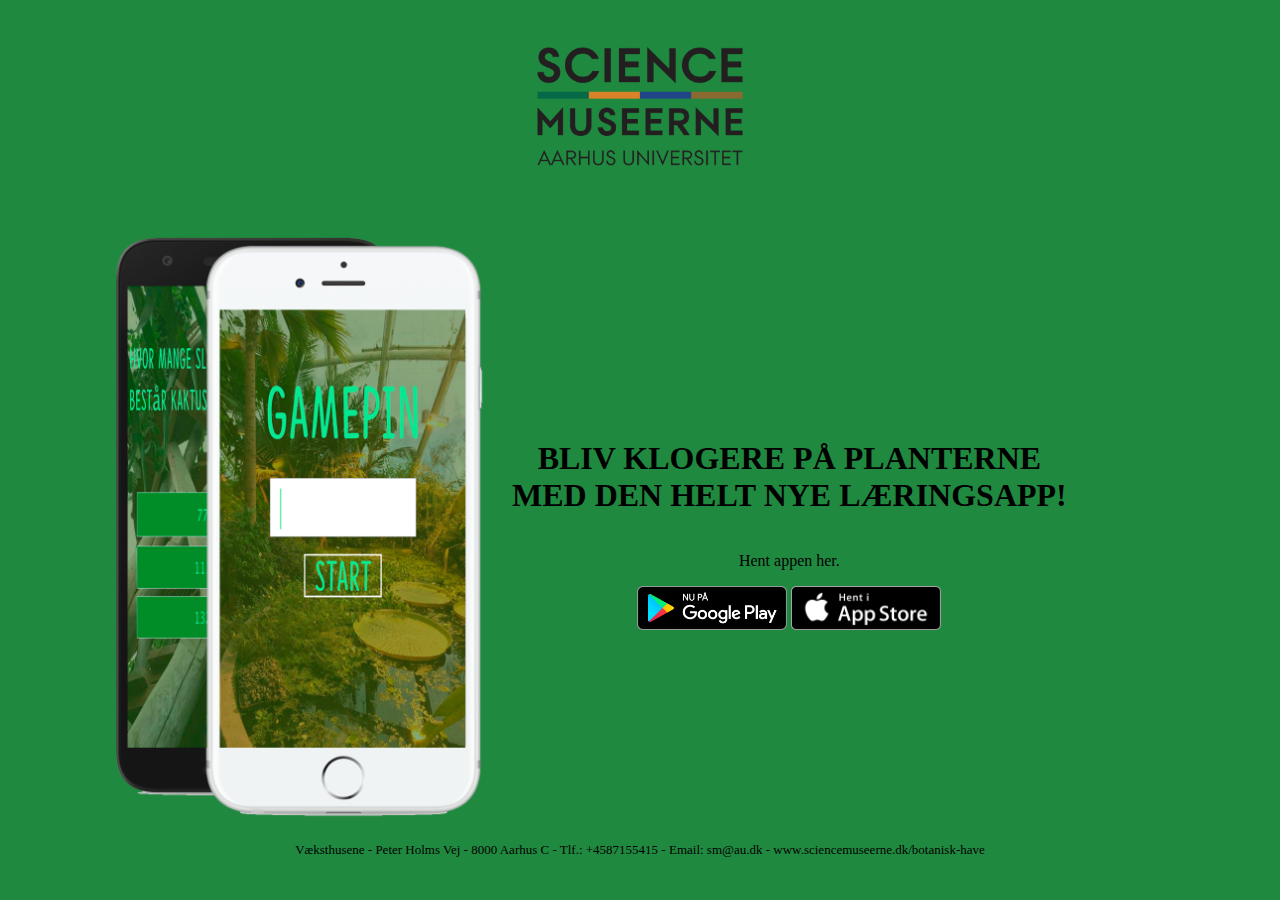
<file: index.html>
<!DOCTYPE html>
<html>
<head>
	<meta charset="utf-8">
	<title>Science Museerne</title>
	<link rel="stylesheet" type="text/css" href="/css/style.css">
</head>
<body bgcolor="#208940">

    <header>
    <center><div class="header">
    <img src="images/science-museerne-600.png" alt="logo" width="350px"/>
        </div></center>
    </header>
      
    
<div class="lol">
        <img class="picture" src="images/21931662_10214854844351762_2138528430_o.png" alt="Telefon" width="500"> 
    
    
<section>
    <h1 class="overskrift"><center><font face="verdana">BLIV KLOGERE PÅ PLANTERNE<br> MED DEN HELT NYE LÆRINGSAPP!</font></center></h1>
    <center><p><font face="verdana" size="3" color="black">Hent appen her.</font></p>
    <br>    <a href="https://play.google.com/store">
            <img src="images/ae1632aa55da.png" alt="download" width="150px"></a>
        <a href="https://www.apple.com/itunes/">
                 <img src="images/65c7a99143c3.png" alt= download width="150px"></a></center>
</section>
    </div>

    <footer><center><font face="verdana" size="2">Væksthusene - Peter Holms Vej - 8000 Aarhus C - Tlf.: +4587155415 - Email: sm@au.dk - www.sciencemuseerne.dk/botanisk-have</font></center></footer>
    
    
</body>
</html>
</file>
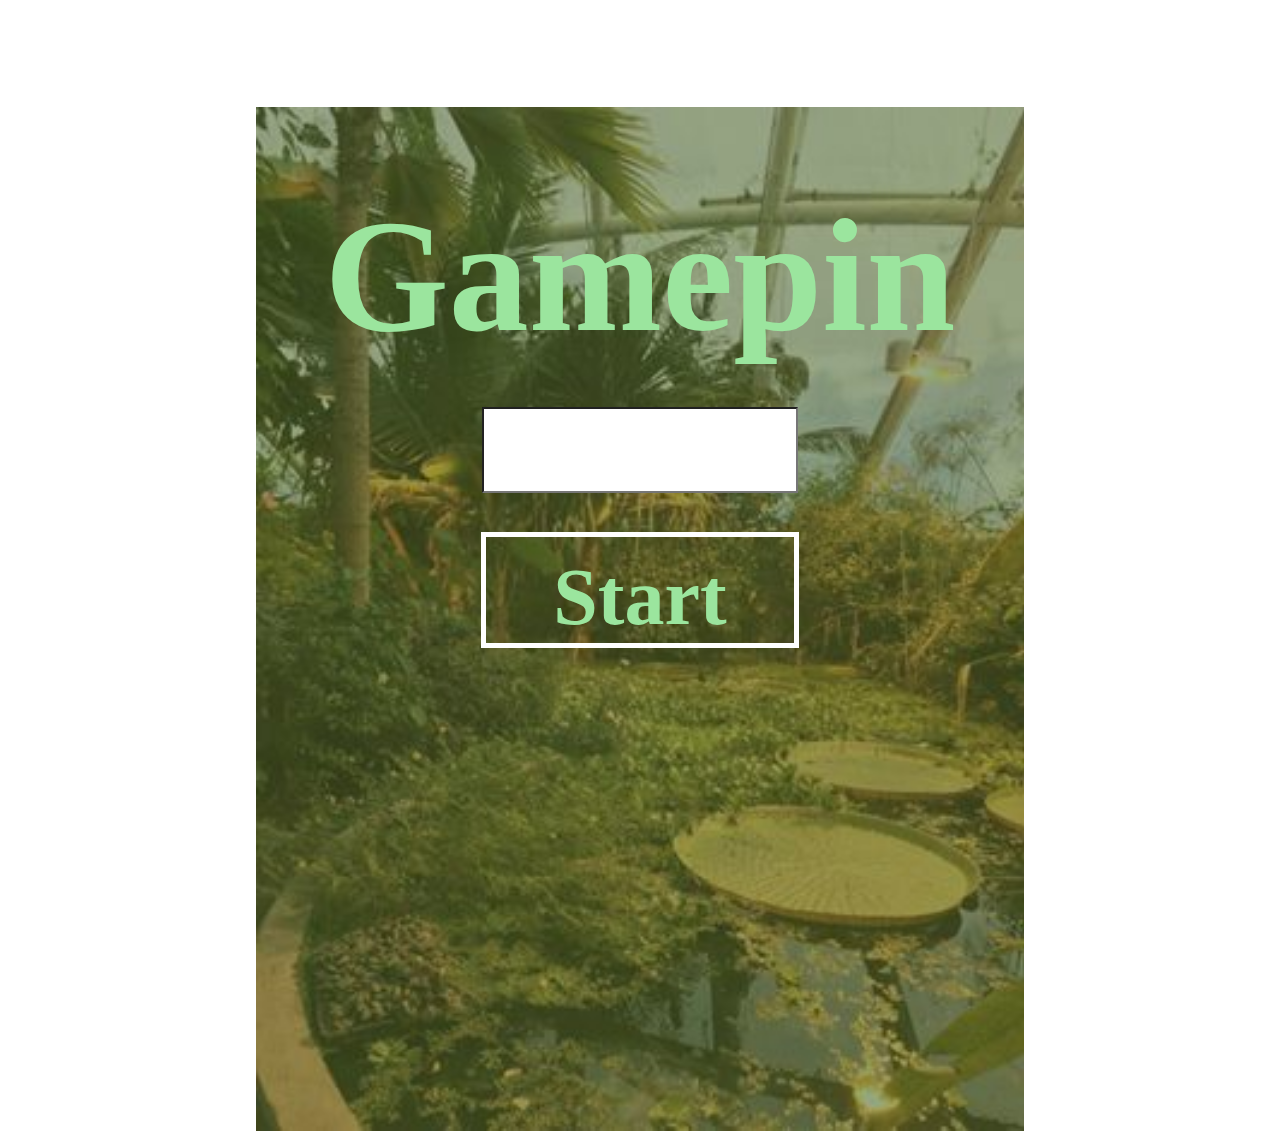
<file: App/index.html>
<!DOCTYPE html>
<html>
<head>
<meta charset="UTF-8">

    <link rel="stylesheet" type="text/css" href="css/stylesheet.css">
    
</head>

<body>
    <div class="gamepinbag">
<h1 id="gamepin">Gamepin</h1>
    
<input>
<a href="kort.html"><h2>Start</h2></a>
    </div>
</body>
</html>
</file>
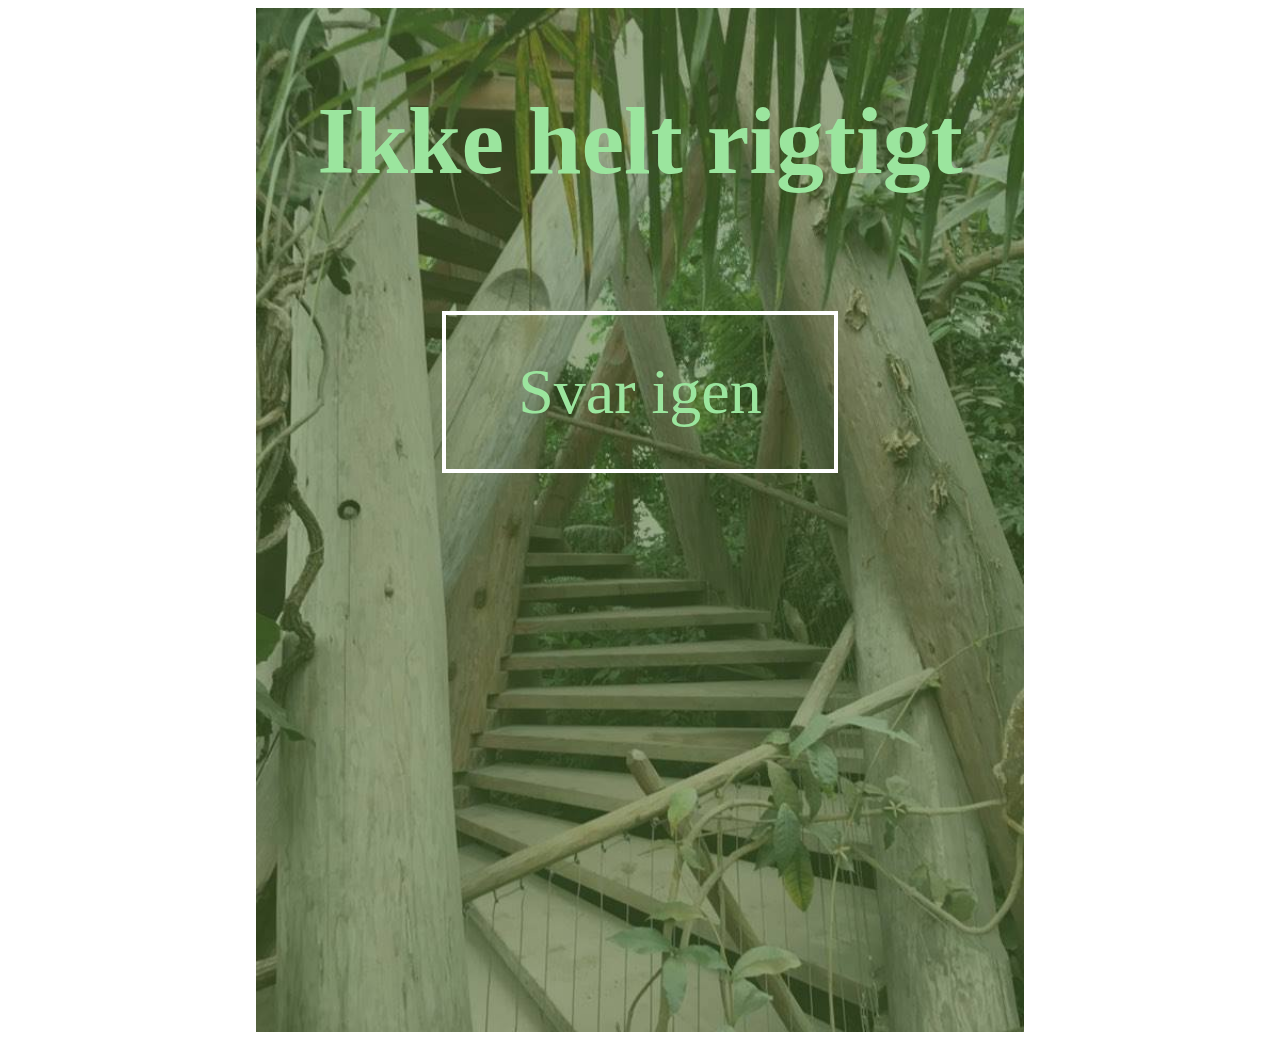
<file: App/forkert-svar.html>
<html>
<head>
<meta charset="UTF-8">

   <link rel="stylesheet" type="text/css" href="css/stylesheet.css">
    
</head>

<body>
    <div class="forkertsvarbag">
<h1 id="forkertsvar">Ikke helt rigtigt</h1>
        <a href="spørgsmål.html">
        <div id="prøvigen">Svar igen
            </div> </a>
    </div>
</body>
</html>
</file>
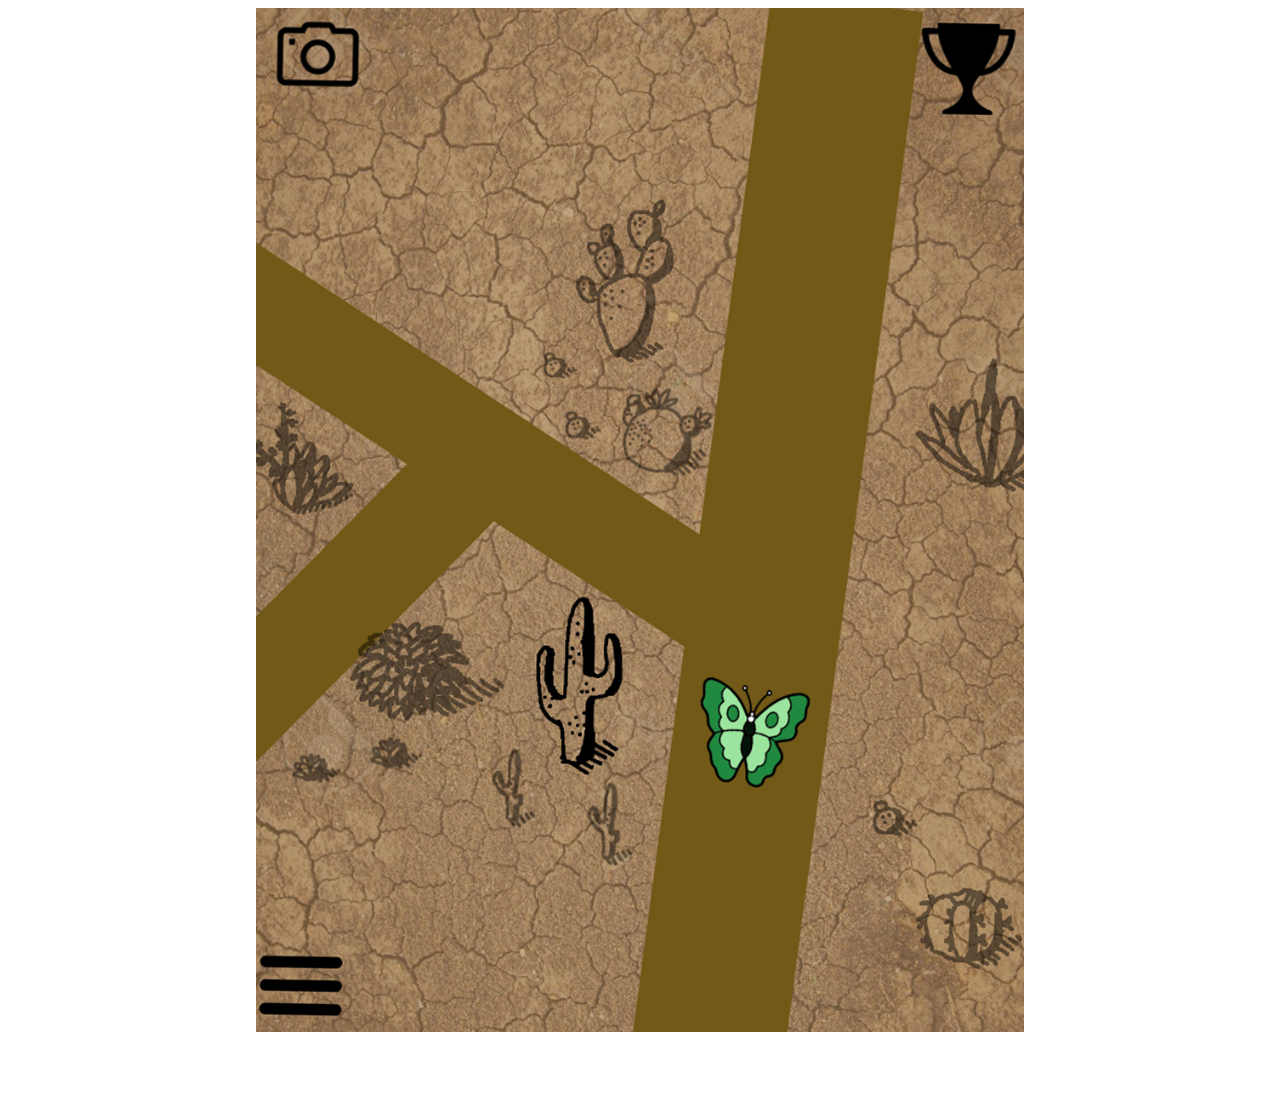
<file: App/kort.html>
<!DOCTYPE html>
<html>
<head>
<meta charset="UTF-8">
   <link rel="stylesheet" type="text/css" href="css/stylesheet.css">
    
</head>

<body>
    <div class="kort">
        
        <br>
        <br>
        <br><br><br><br>
        <br>
        <br>
        <br>
        <br>
        <br>
        <br>
        <br>
        <br>
        <br>
        <br>
        <br><br>
        <br>
        <br>
        <br><br>
        <br>
        <br><br>
        <br>
        <br><br>
        <br>
        <br>
        <br>
        <br>
        <br>
        <br>
        <br>
        <br>
       
        
        <a href="spørgsmål.html"><div class="klikspørgsmål"></div></a>
        <br>
        <br>
        <br>
        <br>
        <br>
        <br>
        <br>
        <br>
        <br>
        <a href="oversigt.html"><div class="oversigtknap"></div>
        </a>
    </div>
</body>
</html>
</file>
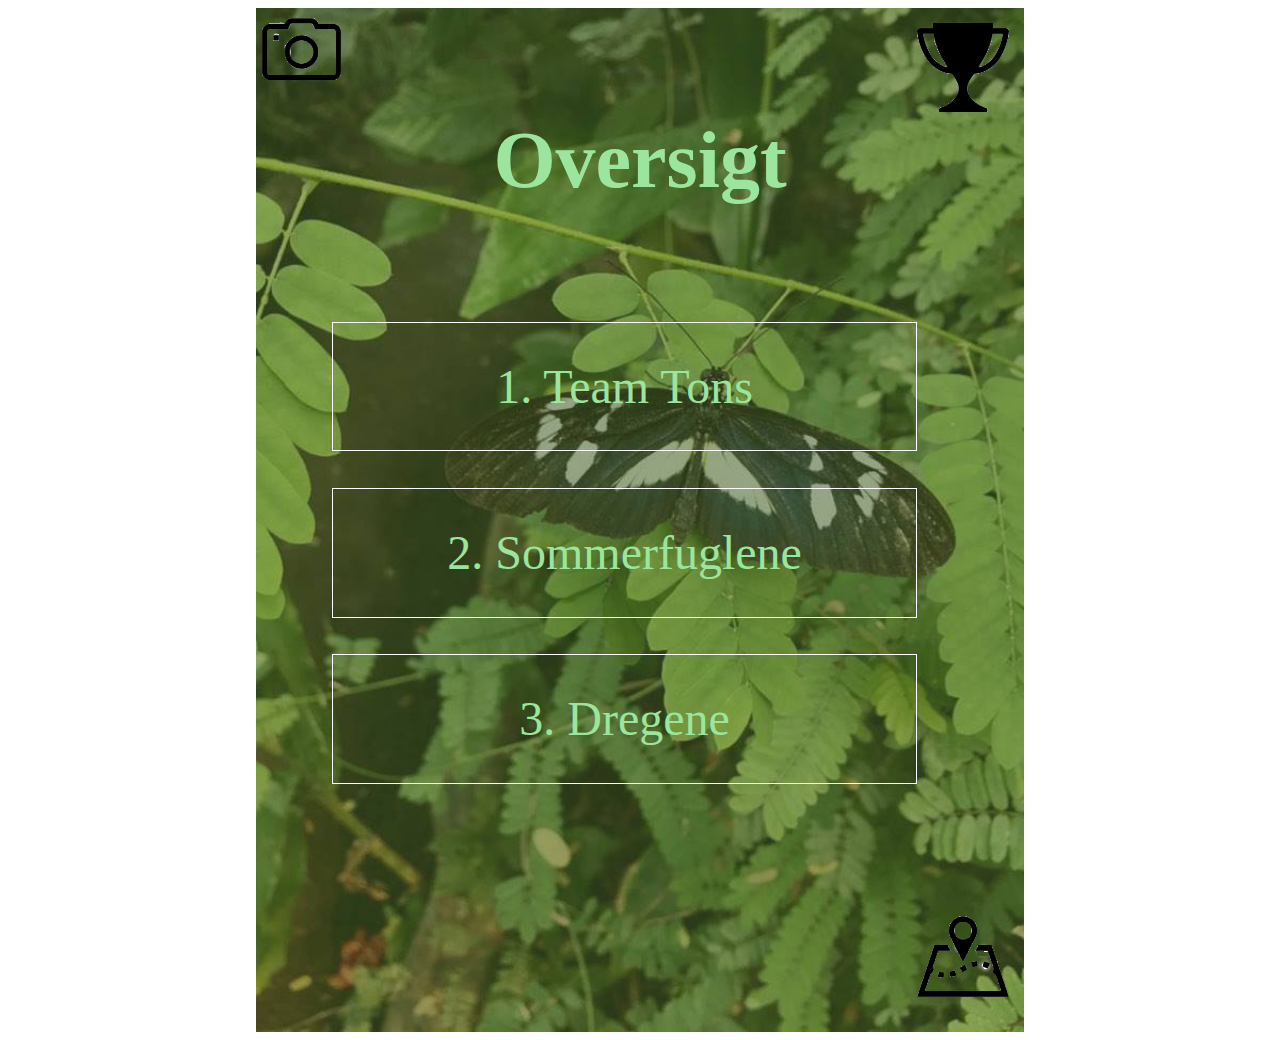
<file: App/oversigt.html>
<!DOCTYPE html>
<html>
<head>
<meta charset="UTF-8">

      <link rel="stylesheet" type="text/css" href="css/stylesheet.css">
    
</head>

<body>
    <div class="oversigtbag">
<img id="kamerasymbol" src="images/kamerasymbol.png">
        <img id="pokalsymbol" src="images/pokalsymbol.png">
        <h1 id="otekst">Oversigt</h1>
        <ul class="svar" >
        <li class="svarli" id="stilling">1. Team Tons</li>
        <li class="svarli" id="stilling">2. Sommerfuglene</li>
        <li class="svarli" id="stilling">3. Dregene</li></ul>
           <a href="kort.html"><img id="kortsymbol" src="images/kortsymbol.png">
        </a>
    </div>
</body>
</html>
</file>
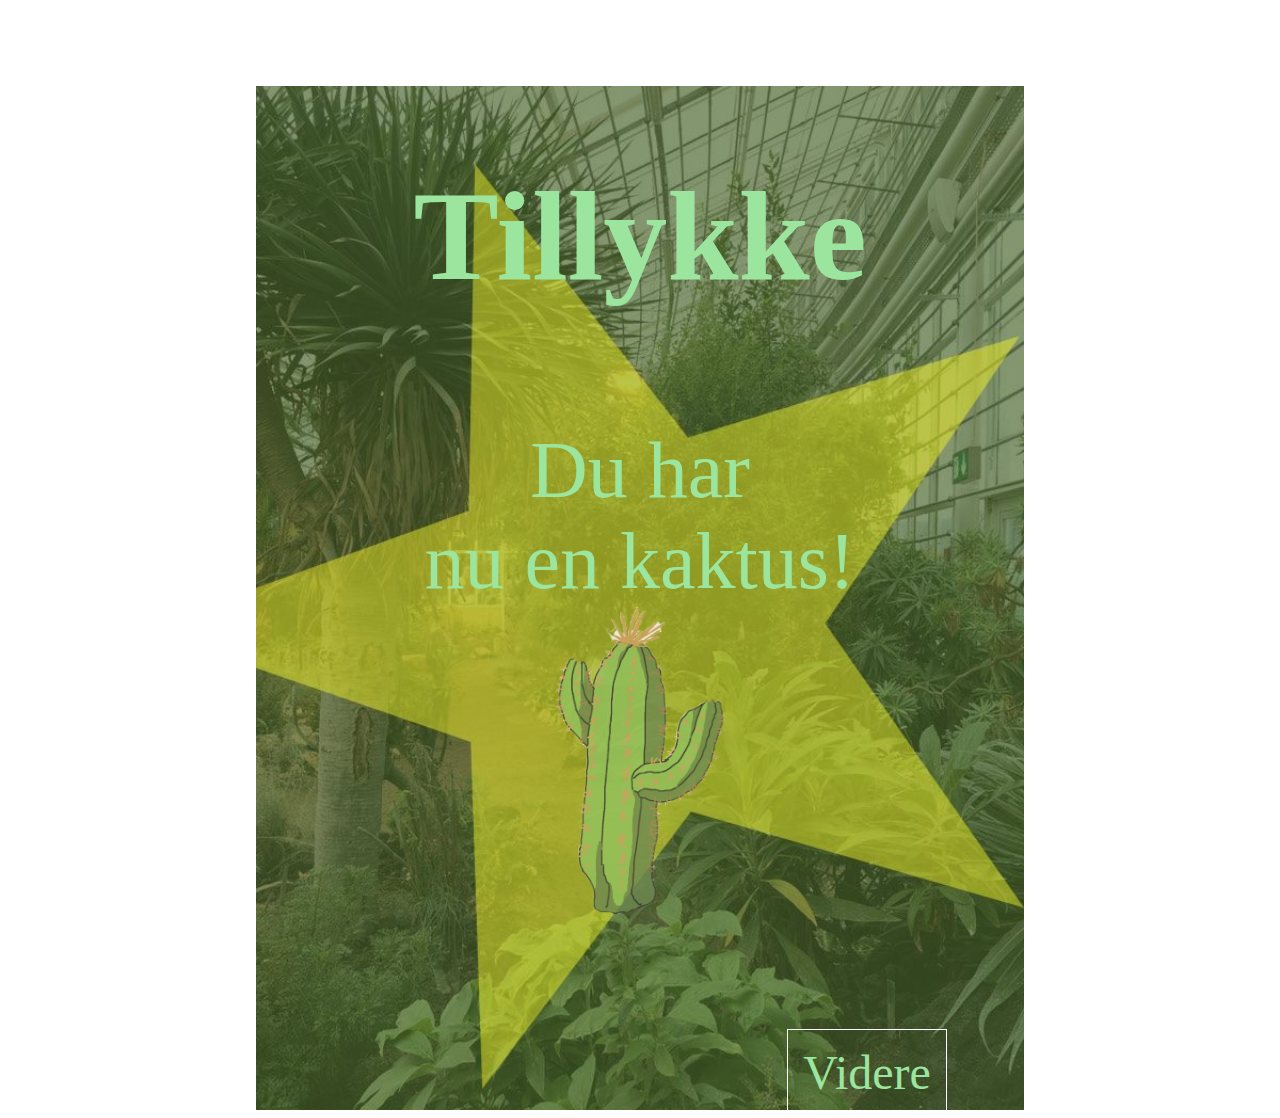
<file: App/rigtigt-svar.html>
<!DOCTYPE html>
<html>
<head>
<meta charset="UTF-8">

   <link rel="stylesheet" type="text/css" href="css/stylesheet.css">
</head>

<body>
    <div class="tillykebag">
<h1 id="til">Tillykke</h1>
        <p id="rigtigsvartekst">Du har<br> nu en kaktus!</p>
        <img id="kaktus" src="images/kaktus.png">
          <a href="kort.html"><div id="videre">
        Videre</div></a>
    </div>
</body>
</html>
</file>
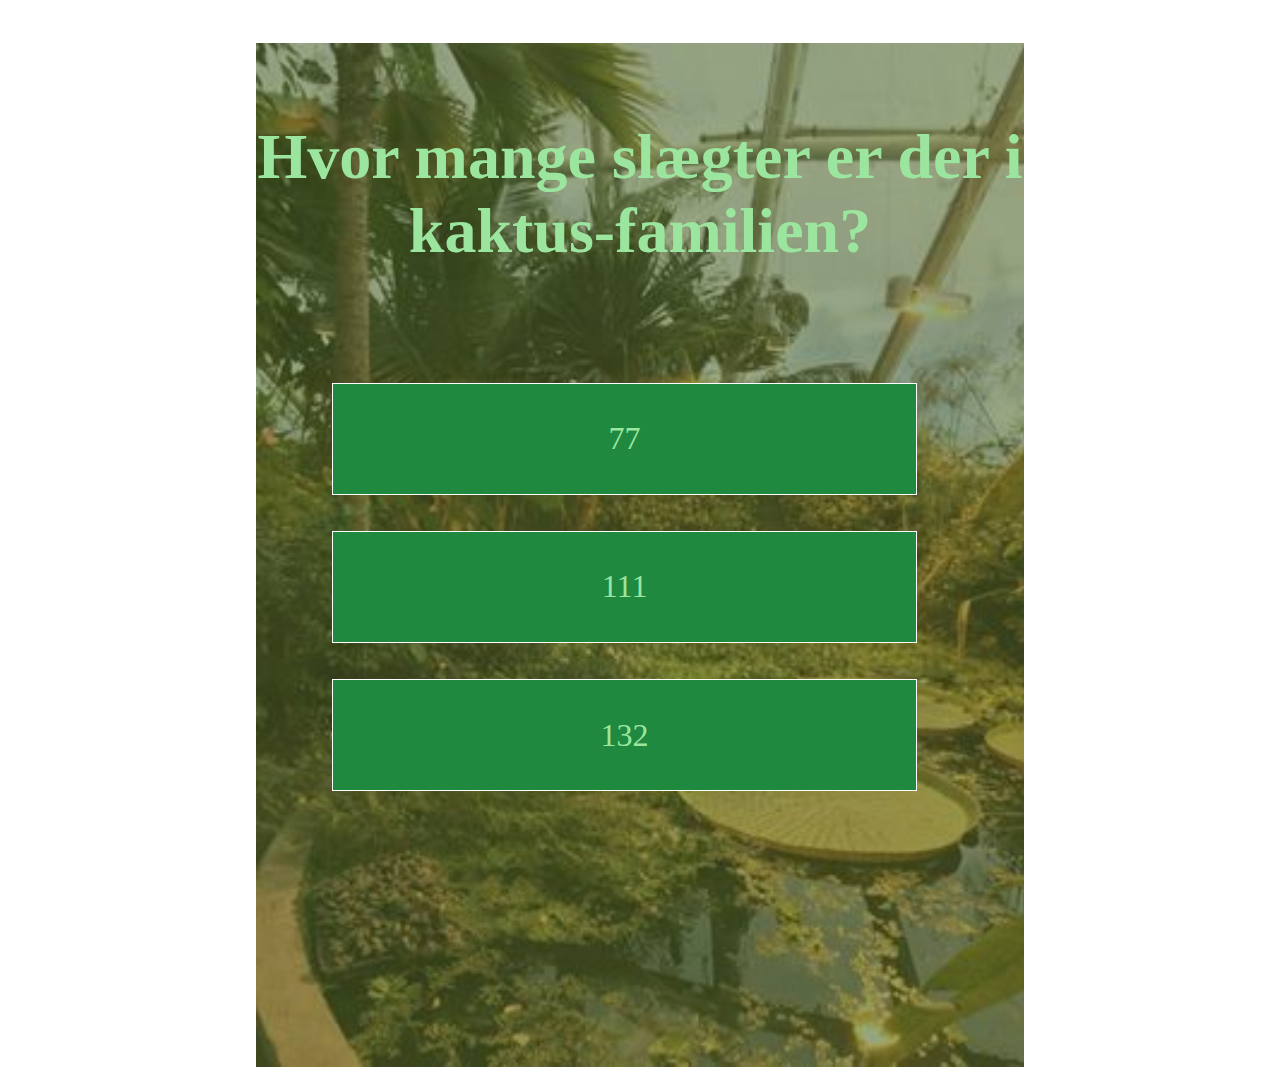
<file: App/spørgsmål.html>
<!DOCTYPE html>
<html>
<head>
<meta charset="UTF-8">
   <link rel="stylesheet" type="text/css" href="css/stylesheet.css">
    
</head>

<body>
    <div class="spørgsmålbag">
<h1 id="spørgsmål">Hvor mange slægter er der i kaktus-familien?</h1>
        
        <ul clas="svar">
            <a href="forkert-svar.html">
        <li class="svarli" id="mulig">77</li></a>
            
            <a href="rigtigt-svar.html" id="mulig"><li class="svarli">111</li></a>
            <a href="forkert-svar.html">
        <li class="svarli" id="mulig">132</li></a>
        </ul>
    </div>
</file>
<file: css/style.css>
section{
    display: inline-block;
    vertical-align: middle;
    margin-top: auto;
    
}

h1 { 
    display: inline-block;
    vertical-align: middle;
}

.lol img
{display: inline-block;
vertical-align: middle;

}
.lol p{
    display: inline-block;
    vertical-align: middle;
    
}

div{
    margin-bottom: 10px;
    margin-top: 0px;
}
</file>
<file: App/css/stylesheet.css>
@font-face {
    
    font-family: "congratulations demo";
    src: url(congratulations demop.ttf)
}

* {
font-family: "congratulations DEMO";

}

.gamepinbag {
	background-image: url(../images/vand.jpg);
	background-repeat:no-repeat;
	background-size:cover;
    width: 768px;
    height: 1024px; 
    margin: auto;}

.forkertsvarbag {
	background-image: url(../images/trappetæt.jpg);
	background-repeat:no-repeat;
	background-size:cover;
    width: 768px;
    height: 1024px; 
    margin: auto;}

.spørgsmålbag {
    background-image: url(../images/vand.jpg);
	background-repeat:no-repeat;
	background-size:cover;
    width: 768px;
    height: 1024px; 
    margin: auto;}

.kort {
     background-image: url(../images/kort.jpg);
	background-repeat:no-repeat;
	background-size:cover;
    width: 768px;
    height: 1024px; 
    margin: auto;
}
	 
#gamepin {
    font-size: 10em;
    text-align: center;
	padding-top: 10%;
	color: #9BE59E;
	margin-bottom: 5%;
}

h2 {
    font-size: 5em;
    border: 5px white solid;
    text-align: center;
    padding-top: 2%;
	margin:auto;
	width:40%;
	color: #9BE59E;
}
input {
    width: 40%;
    height: 6em;
	display: block;
	margin: auto;
	margin-bottom: 5%;
	background-color: white;
	
}
#spørgsmål {
    font-size: 4em;
    text-align: center;
	padding-top: 10%;
	color: #9BE59E;
	margin-bottom: 15%;
    
}
.svar {
    list-style: none;
    font-size: 3em;
    text-align: center;
    margin-top: 20%;
    display: block;
    margin:auto;
    font-family: "congratulations DEMO";
}
.svarli{
    border: 1px solid white;
    width: 70%;
    padding: 5%;
    background-color: #208940;
    margin: 5%;
    font-family: "congratulations DEMO";
    color: #9BE59E;
    list-style: none;
    text-align: center;
}

#mulig {
    font-size: 2em;
}
a {
    text-decoration: none;
}

#rigtigsvartekst{
    font-size: 5em;
    text-align: center;
    color: #9BE59E;
    margin-bottom: 0;
}
.tillykebag {
    background-image: url(../images/tillykke.jpg);
	background-repeat:no-repeat;
	background-size:cover;
	 width: 768px;
	 height: 1024px;
    margin: auto;
}
#kaktus {
    opacity: 80%;
    display: block;
    margin: auto;
    height: 30%;     
}
#til {
    font-size: 8em;
    text-align: center;
	padding-top: 10%;
	color: #9BE59E;
	margin-bottom: 15%;
}
#videre {
    border: 1px solid white;
    float: right;
    margin-right: 10%;
    margin-top: 15%;
    font-size: 3em;
    color: #9BE59E;
    padding: 2%;
    
}
.oversigtbag {
    background-image: url(../images/sommerfugl.jpg);
	background-repeat:no-repeat;
	background-size:cover;
	 width: 768px;
	 height: 1024px; 
    margin: auto;}

#otekst {
    font-size: 5em;
    text-align: center;
	padding-top: ;
	color: #9BE59E;
    margin: auto;
    padding-top: 2%;
	margin-bottom: 15%;
}

#hold {
    list-style: none;
    font-size: 3em;
    text-align: center;
    margin-top: 20%;
    display: block;
    margin:auto;
    font-family: "congratulations DEMO";
}
#stilling {
    background-color: transparent;
}

#forkertsvar {
    font-size: 6em;
    text-align: center;
	padding-top: 10%;
	color: #9BE59E;
	margin-bottom: 15%;
}

#prøvigen {
    font-size: 4em;
    display:flex;
    margin: auto;
    justify-content: center;
    border: 4px solid white;
    width: 40%;
    padding: 40px;
    color: #9BE59E;
    
}

.klikspørgsmål {
    width: 15%;
    height: 20%;
    margin-left: 35%;
    
}

.oversigtknap{
    width: 11%;
    height: 5%;
    padding-bottom: 5%;
}
#kortsymbol {
  float: right;
    margin-top: 12%;
    margin-right: 2%;
}


#pokalsymbol {
    float: right;
    padding-right: 2%;
    margin-top: 2%;
}
</file>
